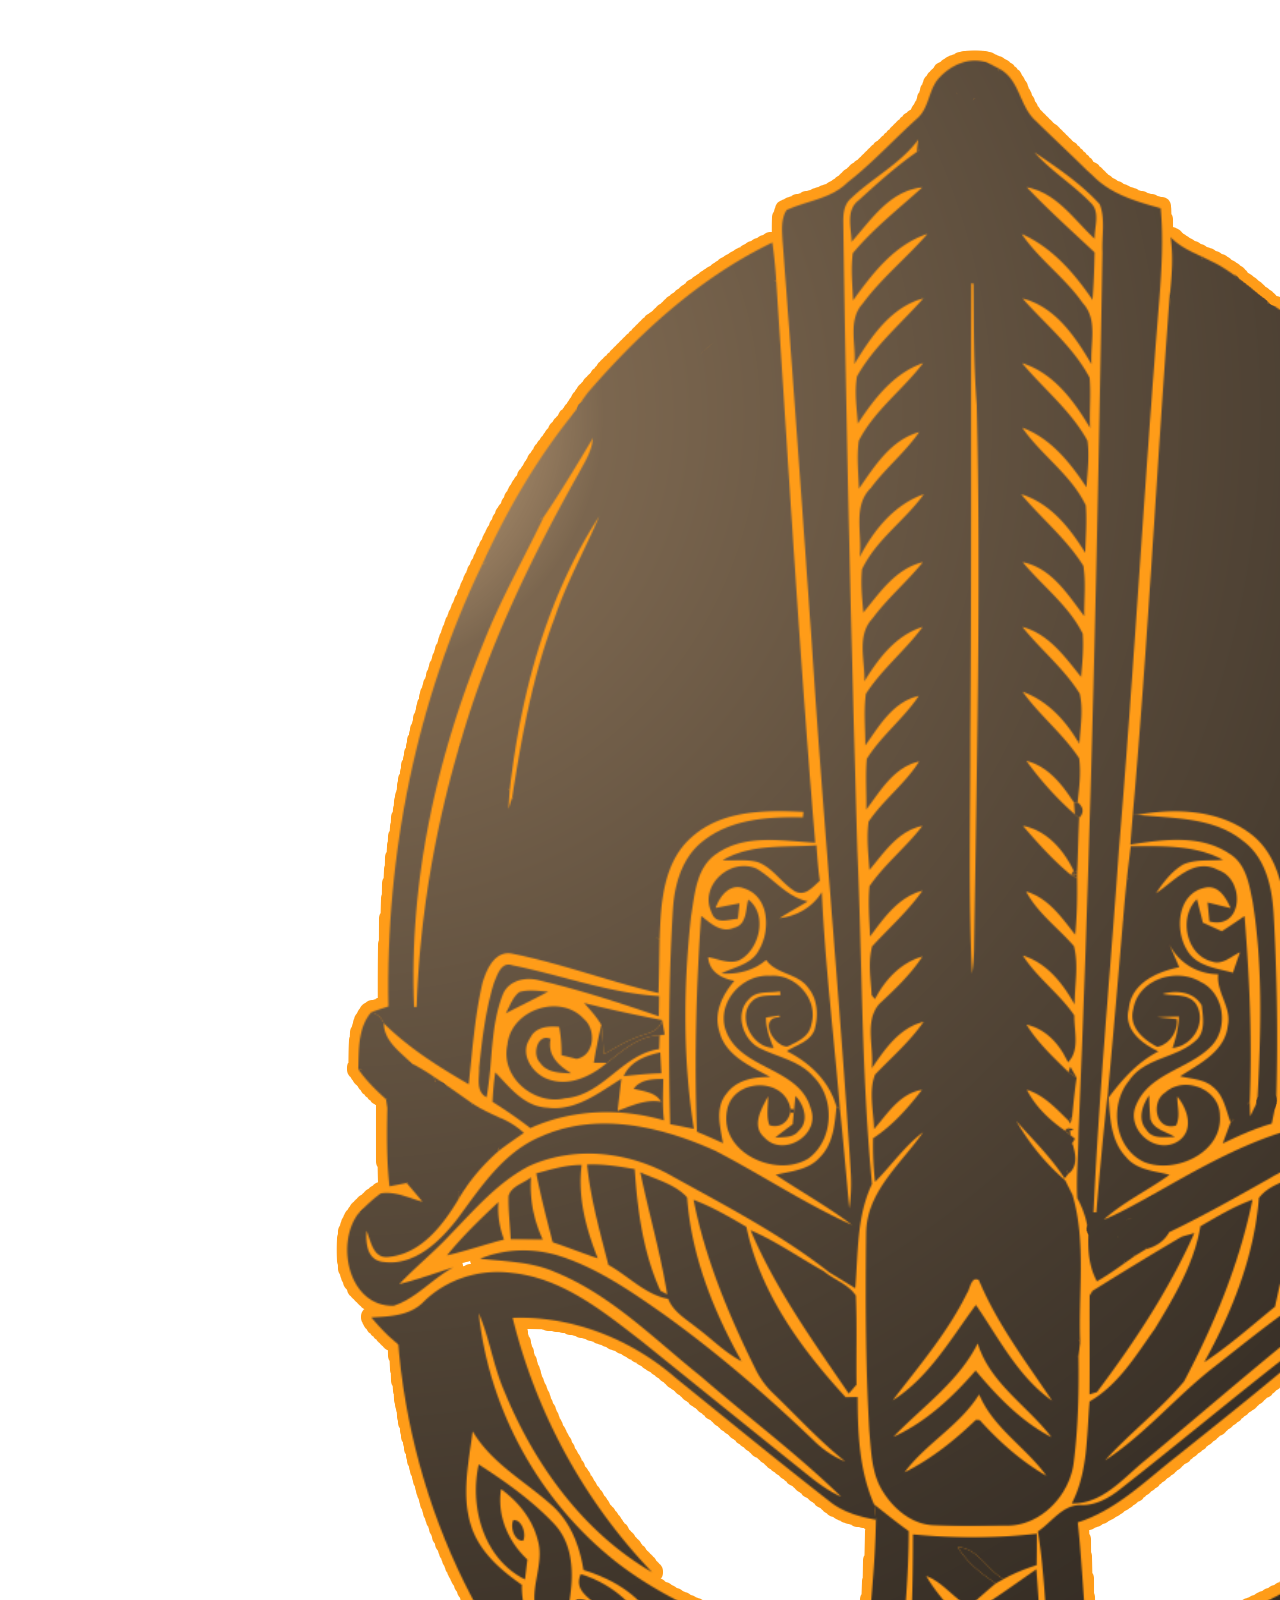
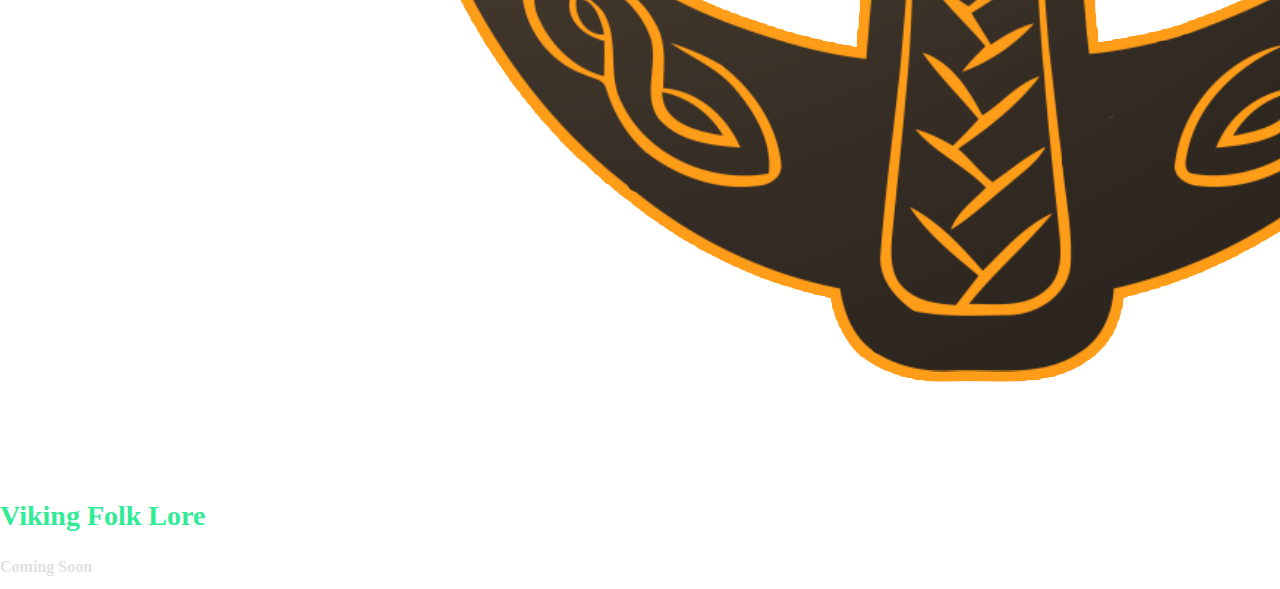
<file: index.html>
<!DOCTYPE html>

<html>

<head>
    <title>VFL Home</title>
    <link rel="stylesheet" href="styles/main.css">
    <link rel="icon" href="rss/img/logo.png">
</head>

<body>
    <img id="logo" src="rss/img/logo.png">
    <div id="textbox">
        <h1>Viking Folk Lore</h1>
        <h2>Coming Soon</h2>
    </div>
</body>


</html>
</file>
<file: styles/main.css>
body {
    padding: 0;
    margin: 0;
    overflow-y: scroll;
    font-family: Segoe UI;
    font-size: 18px;
    color: #e2e2e2;

}

.banner {
    width: 100%;
    height: 950px;
    position: absolute;
    top: 0;
    z-index: 1;


}

a {
    color: #31eb96;
}

#nav {
    background-color: #555555;
    border-bottom-left-radius: 150px;
    border: 5px solid #31eb96;
    border-top: 0;
    border-right: 0;
    font-weight: 600;
    font-size: 20px;
    position: relative;
    z-index: 5;
}

#nav_wrapper {
    position: relative;
    width: 100%;
    margin: 0 auto;
    text-align: left;
}

#nav ul {
    list-style-type: none;
    padding: 0;
    margin: 0;
    position: relative;
    border-bottom-left-radius: 20px;
    border-bottom-right-radius: 20px;
}

#nav ul img {
    padding-left: 50px;
    padding-top: 10px;
    width: 255px;
}

.login {
    margin-left: 350px;
}

#nav ul li {
    display: inline-block;
    padding-left: 3%;
    padding-right: 3%;
}


/*#nav ul li:hover{
    background-color: #dfdfdf;
}*/

#nav ul li a,
visited {
    color: #31eb96;
    display: block;
    padding: 15px;
    text-decoration: none;
}

#nav ul li a:hover {
    color: #FFFFFF;
    text-decoration: none;
}

#nav ul li:hover ul {
    display: block;
}

#nav ul ul {
    display: none;
    position: absolute;
    background-color: #555555;
    border: 5px solid #31eb96;
    border-top: 0;
    margin-left: -5px;
    min-width: 200px;
    font-size: 16px;
}

#nav ul ul li {
    display: block;
}

#nav ul ul li a,
visisted {
    color: #31eb96;
}

#nav ul ul li a:hover {
    color: #FFFFFF;
}

h1 {
    margin-top: 5%;
    margin-bottom: 2%;
    font-size: 28px;
    color: #31eb96;
}

h2 {
    font-size: 16px;
    margin-top: 2%;
}

#main_content {
    width: auto;
    width: 50%;
    padding: 20px 50px 20px 50px;
    margin: 20px auto;
    min-height: 500px;
    height: auto;
    height: 660px;
    position: relative;
    z-index: 4;
    border: 5px solid #31eb96;
    background-color: rgba(85, 85, 85, 0.6)
}

#logobox{
    margin-top: 10px;
    margin-left: 100px;
    width: 600px;
    height: 110px;
    background-color: rgba(0,0,0,0.4);
    border: 5px hidden;
    border-radius: 75px;
}

#footer {
    display: block;
    position: absolute;
    width: 100%;
    height: 50px;
    height: auto;
    margin-top: 50px;
    border-top: 5px solid #31eb96;
    background: none repeat scroll 0 0 #555555;
    font-size: 12px;
    z-index: 3;
    color: #e2e2e2;
}
</file>
